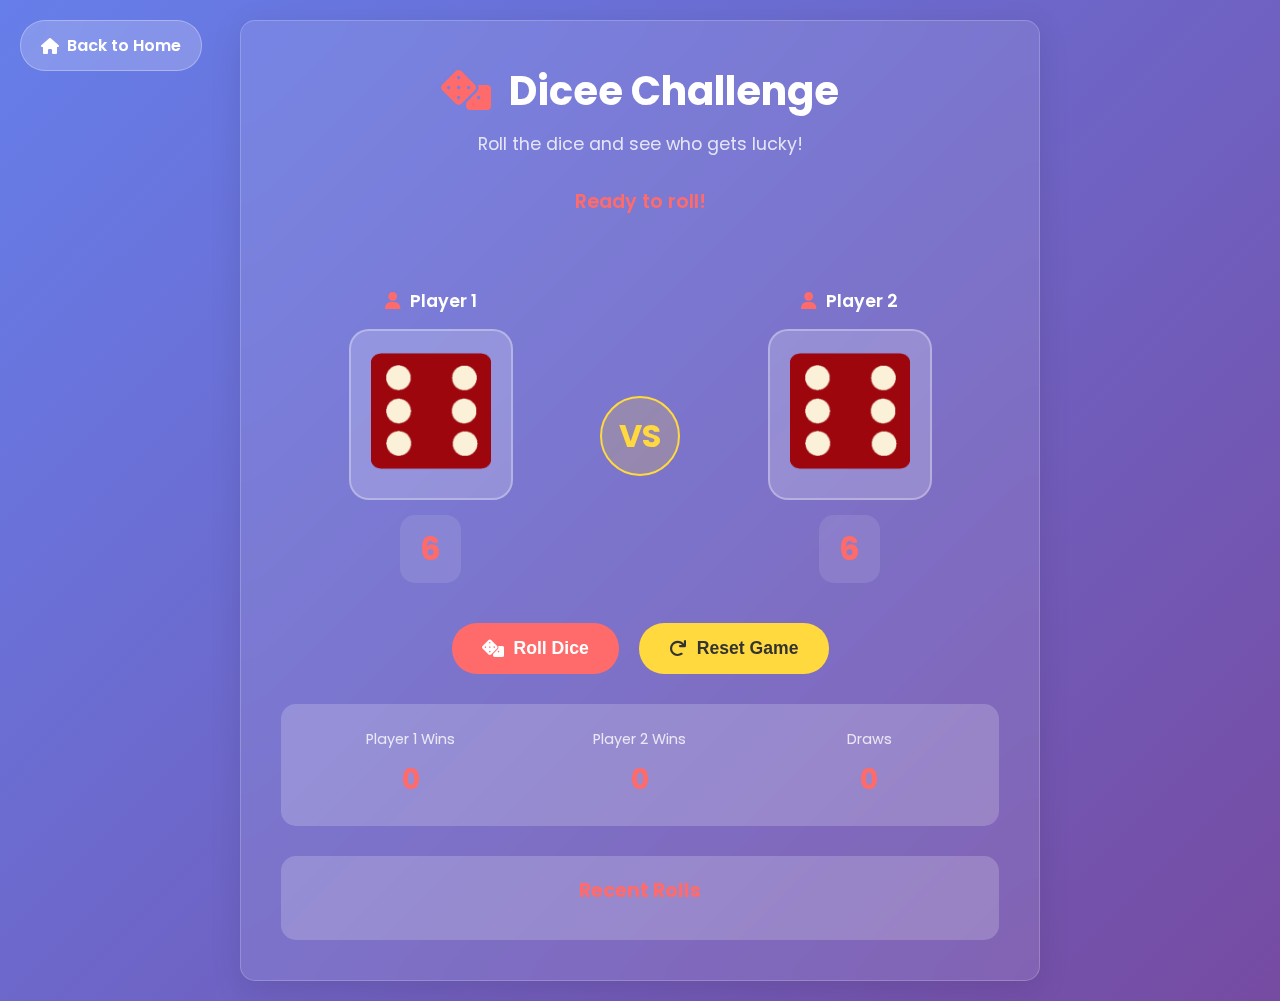
<file: Dicee/index.html>
<!DOCTYPE html>
<html lang="en">
<head>
    <meta charset="UTF-8">
    <meta name="viewport" content="width=device-width, initial-scale=1.0">
    <title>Dicee Challenge - Fun Fusion</title>
    <link rel="stylesheet" href="styles.css">
    <link href="https://fonts.googleapis.com/css2?family=Poppins:wght@300;400;600;700&display=swap" rel="stylesheet">
    <link rel="stylesheet" href="https://cdnjs.cloudflare.com/ajax/libs/font-awesome/6.0.0/css/all.min.css">
</head>
<body>
    <!-- Back to Home Button -->
    <div class="back-link">
        <a href="../index.html" class="home-btn">
            <i class="fas fa-home"></i> Back to Home
        </a>
    </div>

    <!-- Game Container -->
    <div class="game-container">
        <!-- Header -->
        <header class="game-header">
            <h1><i class="fas fa-dice"></i> Dicee Challenge</h1>
            <p class="subtitle">Roll the dice and see who gets lucky!</p>
        </header>

        <!-- Game Status -->
        <div class="game-status">
            <div class="status-text" id="statusText">Ready to roll!</div>
            <div class="winner-display" id="winnerDisplay"></div>
        </div>

        <!-- Dice Container -->
        <div class="dice-container">
            <div class="dice-player">
                <div class="player-info">
                    <i class="fas fa-user"></i>
                    <span>Player 1</span>
                </div>
                <div class="dice-wrapper">
                    <img class="dice-img" id="dice1" src="dice6.png" alt="Dice 1">
                </div>
                <div class="dice-value" id="value1">6</div>
            </div>

            <div class="vs-indicator">
                <span>VS</span>
            </div>

            <div class="dice-player">
                <div class="player-info">
                    <i class="fas fa-user"></i>
                    <span>Player 2</span>
                </div>
                <div class="dice-wrapper">
                    <img class="dice-img" id="dice2" src="dice6.png" alt="Dice 2">
                </div>
                <div class="dice-value" id="value2">6</div>
            </div>
        </div>

        <!-- Game Controls -->
        <div class="game-controls">
            <button class="roll-btn" id="rollBtn">
                <i class="fas fa-dice"></i> Roll Dice
            </button>
            <button class="reset-btn" id="resetBtn">
                <i class="fas fa-redo"></i> Reset Game
            </button>
        </div>

        <!-- Score Board -->
        <div class="score-board">
            <div class="score-item">
                <span class="score-label">Player 1 Wins</span>
                <span class="score-value" id="score1">0</span>
            </div>
            <div class="score-item">
                <span class="score-label">Player 2 Wins</span>
                <span class="score-value" id="score2">0</span>
            </div>
            <div class="score-item">
                <span class="score-label">Draws</span>
                <span class="score-value" id="scoreDraw">0</span>
            </div>
        </div>

        <!-- Game History -->
        <div class="game-history">
            <h3>Recent Rolls</h3>
            <div class="history-list" id="historyList">
                <!-- History items will be added here -->
            </div>
        </div>
    </div>

    <!-- Winner Modal -->
    <div class="modal" id="winnerModal">
        <div class="modal-content">
            <div class="modal-header">
                <h2 id="winnerText">Winner!</h2>
            </div>
            <div class="modal-body">
                <div class="winner-icon">
                    <i class="fas fa-trophy"></i>
                </div>
                <p id="winnerMessage">Player 1 wins!</p>
                <div class="dice-result">
                    <span id="resultDice1">6</span>
                    <span class="vs">vs</span>
                    <span id="resultDice2">6</span>
                </div>
            </div>
            <div class="modal-footer">
                <button class="modal-btn" id="playAgainBtn">
                    <i class="fas fa-play"></i> Roll Again
                </button>
                <button class="modal-btn secondary" id="closeModalBtn">
                    <i class="fas fa-times"></i> Close
                </button>
            </div>
        </div>
    </div>

    <script src="index.js"></script>
</body>
</html>
</file>
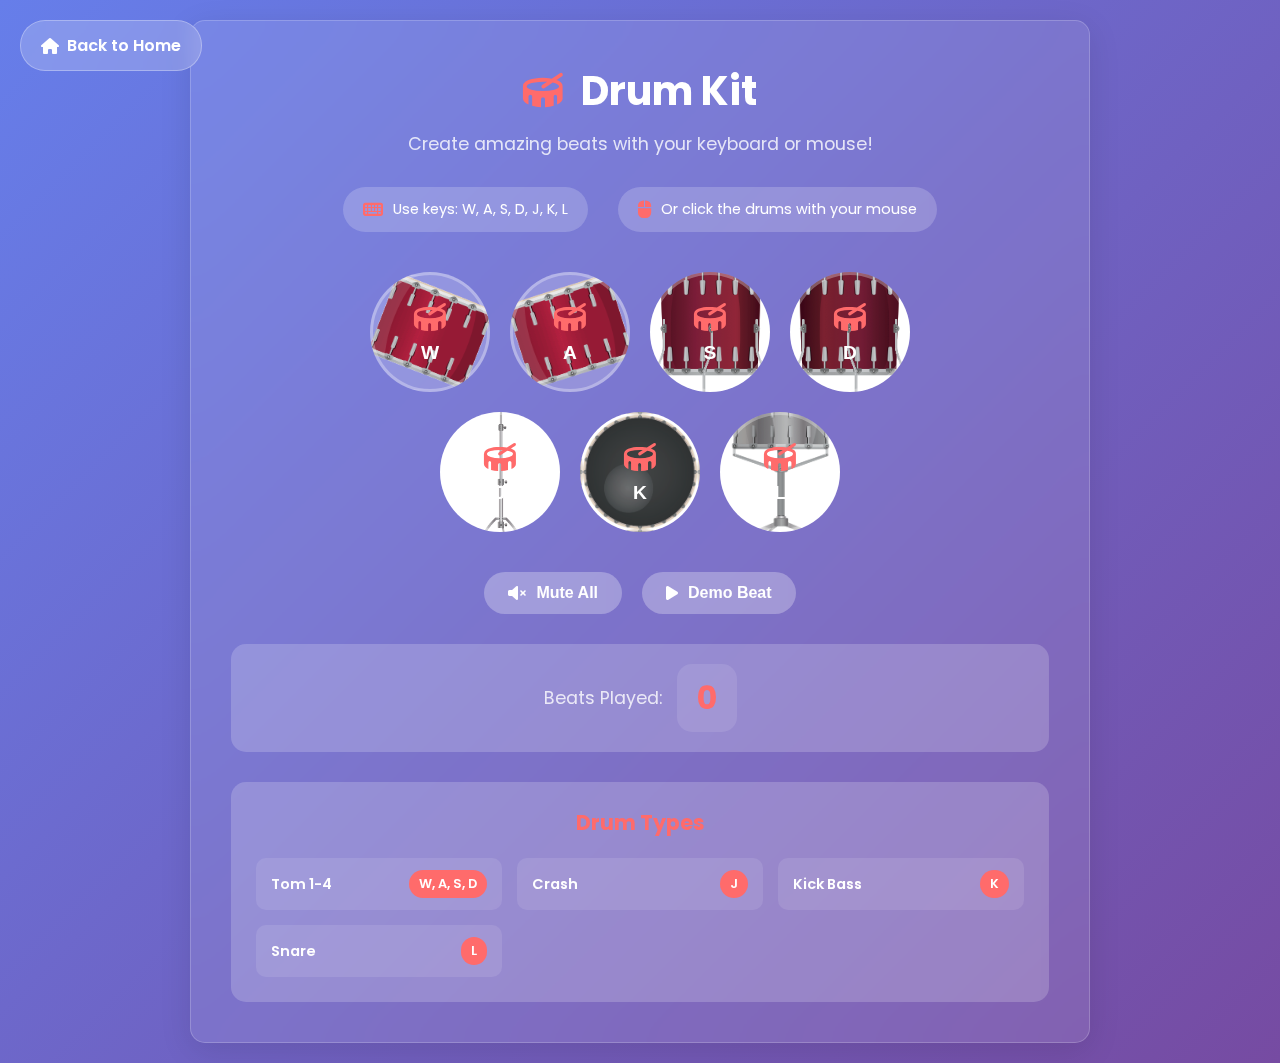
<file: drum-kit/index.html>
<!DOCTYPE html>
<html lang="en">
<head>
    <meta charset="UTF-8">
    <meta name="viewport" content="width=device-width, initial-scale=1.0">
    <title>Drum Kit - Fun Fusion</title>
    <link rel="stylesheet" href="styles.css">
    <link href="https://fonts.googleapis.com/css2?family=Poppins:wght@300;400;600;700&display=swap" rel="stylesheet">
    <link rel="stylesheet" href="https://cdnjs.cloudflare.com/ajax/libs/font-awesome/6.0.0/css/all.min.css">
</head>
<body>
    <!-- Back to Home Button -->
    <div class="back-link">
        <a href="../index.html" class="home-btn">
            <i class="fas fa-home"></i> Back to Home
        </a>
    </div>

    <!-- Game Container -->
    <div class="game-container">
        <!-- Header -->
        <header class="game-header">
            <h1><i class="fas fa-drum"></i> Drum Kit</h1>
            <p class="subtitle">Create amazing beats with your keyboard or mouse!</p>
        </header>

        <!-- Instructions -->
        <div class="instructions">
            <div class="instruction-item">
                <i class="fas fa-keyboard"></i>
                <span>Use keys: W, A, S, D, J, K, L</span>
            </div>
            <div class="instruction-item">
                <i class="fas fa-mouse"></i>
                <span>Or click the drums with your mouse</span>
            </div>
        </div>

        <!-- Drum Set -->
        <div class="drum-set">
            <div class="drum-row">
                <button class="drum w" data-key="w">
                    <div class="drum-icon">
                        <i class="fas fa-drum"></i>
                    </div>
                    <div class="drum-label">W</div>
                </button>
                <button class="drum a" data-key="a">
                    <div class="drum-icon">
                        <i class="fas fa-drum"></i>
                    </div>
                    <div class="drum-label">A</div>
                </button>
                <button class="drum s" data-key="s">
                    <div class="drum-icon">
                        <i class="fas fa-drum"></i>
                    </div>
                    <div class="drum-label">S</div>
                </button>
                <button class="drum d" data-key="d">
                    <div class="drum-icon">
                        <i class="fas fa-drum"></i>
                    </div>
                    <div class="drum-label">D</div>
                </button>
            </div>
            
            <div class="drum-row">
                <button class="drum j" data-key="j">
                    <div class="drum-icon">
                        <i class="fas fa-drum"></i>
                    </div>
                    <div class="drum-label">J</div>
                </button>
                <button class="drum k" data-key="k">
                    <div class="drum-icon">
                        <i class="fas fa-drum"></i>
                    </div>
                    <div class="drum-label">K</div>
                </button>
                <button class="drum l" data-key="l">
                    <div class="drum-icon">
                        <i class="fas fa-drum"></i>
                    </div>
                    <div class="drum-label">L</div>
                </button>
            </div>
        </div>

        <!-- Game Controls -->
        <div class="game-controls">
            <button class="control-btn" id="muteBtn">
                <i class="fas fa-volume-mute"></i> Mute All
            </button>
            <button class="control-btn" id="demoBtn">
                <i class="fas fa-play"></i> Demo Beat
            </button>
        </div>

        <!-- Beat Counter -->
        <div class="beat-counter">
            <div class="counter-display">
                <span class="counter-label">Beats Played:</span>
                <span class="counter-value" id="beatCounter">0</span>
            </div>
        </div>

        <!-- Drum Types Info -->
        <div class="drum-info">
            <h3>Drum Types</h3>
            <div class="drum-types">
                <div class="drum-type">
                    <span class="type-name">Tom 1-4</span>
                    <span class="type-keys">W, A, S, D</span>
                </div>
                <div class="drum-type">
                    <span class="type-name">Crash</span>
                    <span class="type-keys">J</span>
                </div>
                <div class="drum-type">
                    <span class="type-name">Kick Bass</span>
                    <span class="type-keys">K</span>
                </div>
                <div class="drum-type">
                    <span class="type-name">Snare</span>
                    <span class="type-keys">L</span>
                </div>
            </div>
        </div>
    </div>

    <script src="index.js"></script>
</body>
</html>
</file>
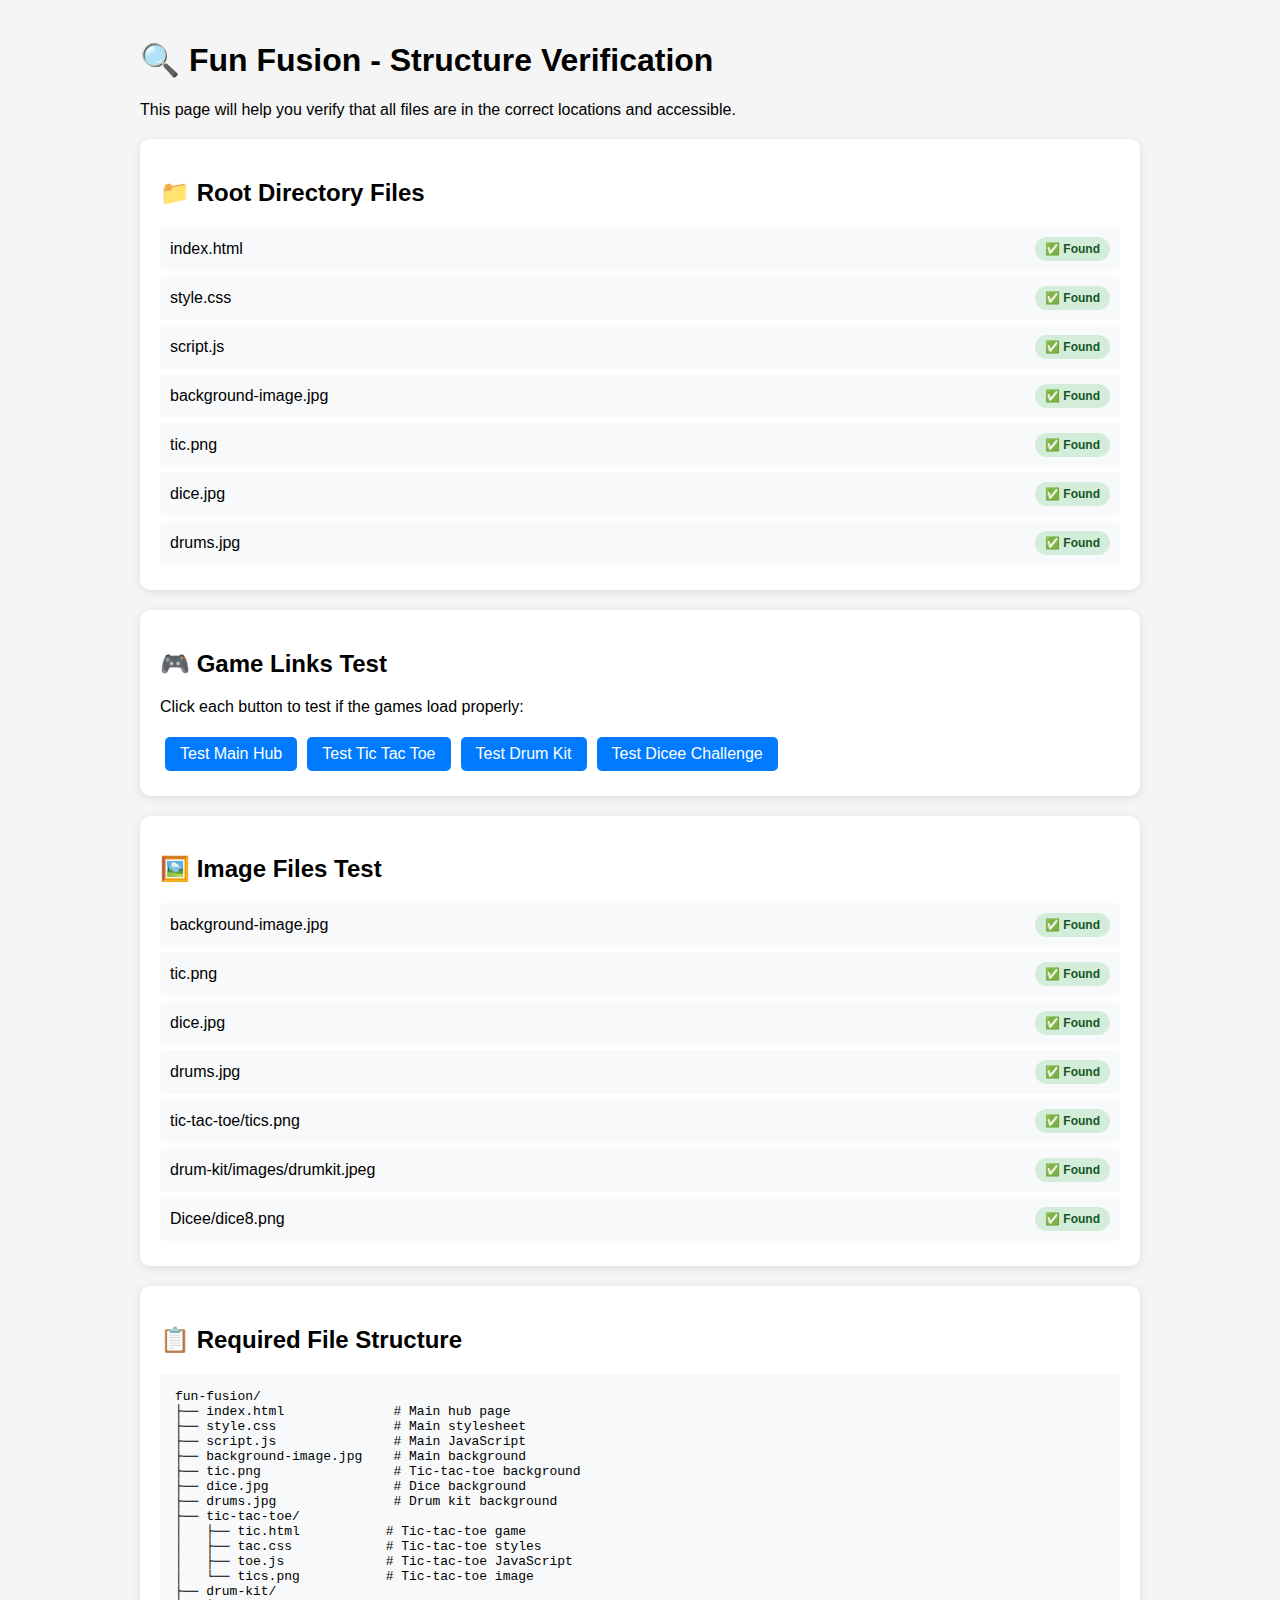
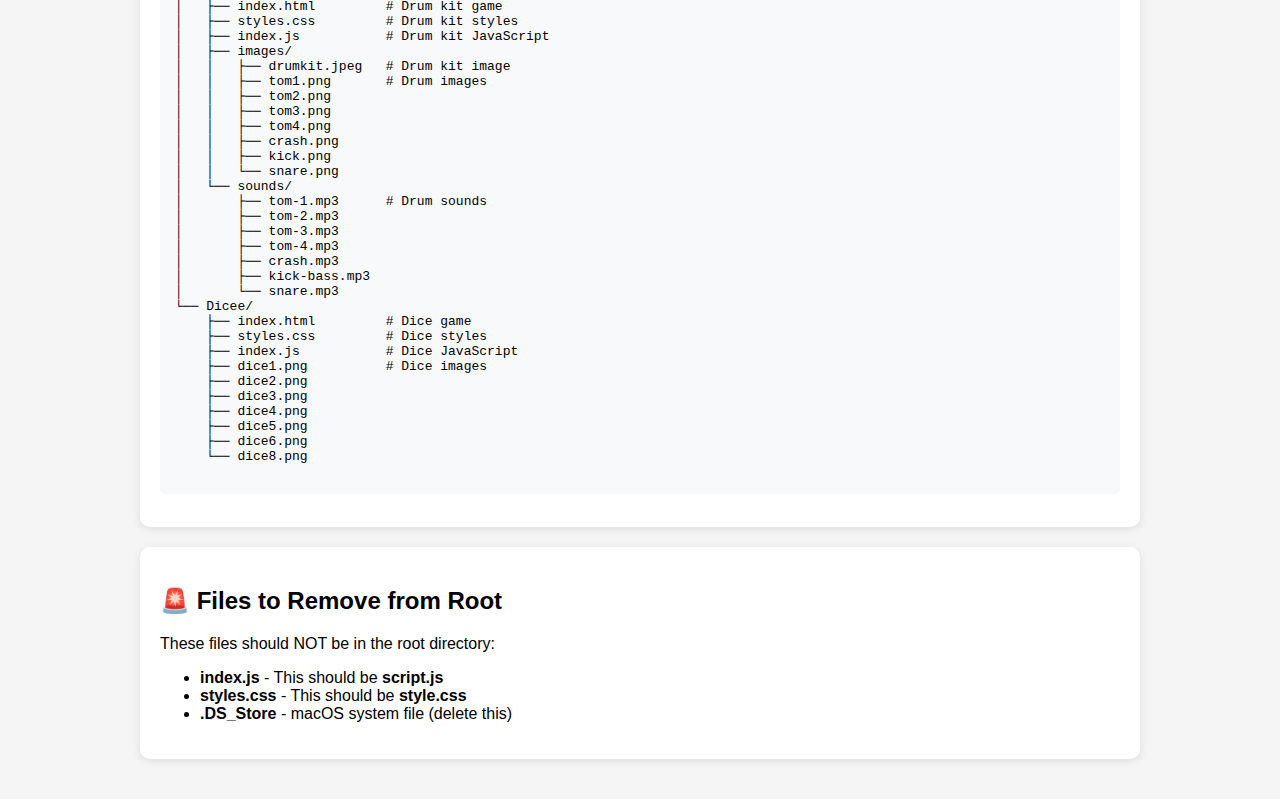
<file: verify-structure.html>
<!DOCTYPE html>
<html lang="en">
<head>
    <meta charset="UTF-8">
    <meta name="viewport" content="width=device-width, initial-scale=1.0">
    <title>Fun Fusion - Structure Verification</title>
    <style>
        body {
            font-family: Arial, sans-serif;
            max-width: 1000px;
            margin: 0 auto;
            padding: 20px;
            background: #f5f5f5;
        }
        .verification-section {
            background: white;
            padding: 20px;
            margin: 20px 0;
            border-radius: 10px;
            box-shadow: 0 2px 10px rgba(0,0,0,0.1);
        }
        .file-check {
            display: flex;
            justify-content: space-between;
            align-items: center;
            padding: 10px;
            margin: 5px 0;
            border-radius: 5px;
            background: #f8f9fa;
        }
        .status {
            padding: 5px 10px;
            border-radius: 15px;
            font-size: 12px;
            font-weight: bold;
        }
        .success {
            background: #d4edda;
            color: #155724;
        }
        .error {
            background: #f8d7da;
            color: #721c24;
        }
        .warning {
            background: #fff3cd;
            color: #856404;
        }
        .test-button {
            background: #007bff;
            color: white;
            padding: 8px 15px;
            border: none;
            border-radius: 5px;
            cursor: pointer;
            text-decoration: none;
            display: inline-block;
            margin: 5px;
        }
        .test-button:hover {
            background: #0056b3;
        }
        .test-button.error {
            background: #dc3545;
        }
        .test-button.error:hover {
            background: #c82333;
        }
        pre {
            background: #f8f9fa;
            padding: 15px;
            border-radius: 5px;
            overflow-x: auto;
        }
    </style>
</head>
<body>
    <h1>🔍 Fun Fusion - Structure Verification</h1>
    <p>This page will help you verify that all files are in the correct locations and accessible.</p>

    <div class="verification-section">
        <h2>📁 Root Directory Files</h2>
        <div id="root-files"></div>
    </div>

    <div class="verification-section">
        <h2>🎮 Game Links Test</h2>
        <p>Click each button to test if the games load properly:</p>
        <div id="game-links"></div>
    </div>

    <div class="verification-section">
        <h2>🖼️ Image Files Test</h2>
        <div id="image-files"></div>
    </div>

    <div class="verification-section">
        <h2>📋 Required File Structure</h2>
        <pre>
fun-fusion/
├── index.html              # Main hub page
├── style.css               # Main stylesheet
├── script.js               # Main JavaScript
├── background-image.jpg    # Main background
├── tic.png                 # Tic-tac-toe background
├── dice.jpg                # Dice background
├── drums.jpg               # Drum kit background
├── tic-tac-toe/
│   ├── tic.html           # Tic-tac-toe game
│   ├── tac.css            # Tic-tac-toe styles
│   ├── toe.js             # Tic-tac-toe JavaScript
│   └── tics.png           # Tic-tac-toe image
├── drum-kit/
│   ├── index.html         # Drum kit game
│   ├── styles.css         # Drum kit styles
│   ├── index.js           # Drum kit JavaScript
│   ├── images/
│   │   ├── drumkit.jpeg   # Drum kit image
│   │   ├── tom1.png       # Drum images
│   │   ├── tom2.png
│   │   ├── tom3.png
│   │   ├── tom4.png
│   │   ├── crash.png
│   │   ├── kick.png
│   │   └── snare.png
│   └── sounds/
│       ├── tom-1.mp3      # Drum sounds
│       ├── tom-2.mp3
│       ├── tom-3.mp3
│       ├── tom-4.mp3
│       ├── crash.mp3
│       ├── kick-bass.mp3
│       └── snare.mp3
└── Dicee/
    ├── index.html         # Dice game
    ├── styles.css         # Dice styles
    ├── index.js           # Dice JavaScript
    ├── dice1.png          # Dice images
    ├── dice2.png
    ├── dice3.png
    ├── dice4.png
    ├── dice5.png
    ├── dice6.png
    └── dice8.png
        </pre>
    </div>

    <div class="verification-section">
        <h2>🚨 Files to Remove from Root</h2>
        <p>These files should NOT be in the root directory:</p>
        <ul>
            <li><strong>index.js</strong> - This should be <strong>script.js</strong></li>
            <li><strong>styles.css</strong> - This should be <strong>style.css</strong></li>
            <li><strong>.DS_Store</strong> - macOS system file (delete this)</li>
        </ul>
    </div>

    <script>
        // Files to check
        const requiredFiles = {
            root: [
                'index.html',
                'style.css', 
                'script.js',
                'background-image.jpg',
                'tic.png',
                'dice.jpg',
                'drums.jpg'
            ],
            games: [
                'tic-tac-toe/tic.html',
                'tic-tac-toe/tac.css',
                'tic-tac-toe/toe.js',
                'tic-tac-toe/tics.png',
                'drum-kit/index.html',
                'drum-kit/styles.css',
                'drum-kit/index.js',
                'drum-kit/images/drumkit.jpeg',
                'Dicee/index.html',
                'Dicee/styles.css',
                'Dicee/index.js',
                'Dicee/dice8.png'
            ],
            images: [
                'background-image.jpg',
                'tic.png',
                'dice.jpg',
                'drums.jpg',
                'tic-tac-toe/tics.png',
                'drum-kit/images/drumkit.jpeg',
                'Dicee/dice8.png'
            ]
        };

        // Check if file exists
        async function checkFile(url) {
            try {
                const response = await fetch(url, { method: 'HEAD' });
                return response.ok;
            } catch {
                return false;
            }
        }

        // Create file check element
        function createFileCheck(filename, exists) {
            const div = document.createElement('div');
            div.className = 'file-check';
            div.innerHTML = `
                <span>${filename}</span>
                <span class="status ${exists ? 'success' : 'error'}">
                    ${exists ? '✅ Found' : '❌ Missing'}
                </span>
            `;
            return div;
        }

        // Test game link
        function createGameLink(gameName, url) {
            const a = document.createElement('a');
            a.href = url;
            a.className = 'test-button';
            a.textContent = `Test ${gameName}`;
            a.target = '_blank';
            return a;
        }

        // Initialize verification
        async function initVerification() {
            // Check root files
            const rootFilesDiv = document.getElementById('root-files');
            for (const file of requiredFiles.root) {
                const exists = await checkFile(file);
                rootFilesDiv.appendChild(createFileCheck(file, exists));
            }

            // Check game files
            const gameLinksDiv = document.getElementById('game-links');
            const games = [
                { name: 'Main Hub', url: 'index.html' },
                { name: 'Tic Tac Toe', url: 'tic-tac-toe/tic.html' },
                { name: 'Drum Kit', url: 'drum-kit/index.html' },
                { name: 'Dicee Challenge', url: 'Dicee/index.html' }
            ];

            for (const game of games) {
                const exists = await checkFile(game.url);
                const link = createGameLink(game.name, game.url);
                if (!exists) {
                    link.className = 'test-button error';
                    link.textContent = `❌ ${game.name} (404 Error)`;
                }
                gameLinksDiv.appendChild(link);
            }

            // Check image files
            const imageFilesDiv = document.getElementById('image-files');
            for (const image of requiredFiles.images) {
                const exists = await checkFile(image);
                imageFilesDiv.appendChild(createFileCheck(image, exists));
            }
        }

        // Run verification when page loads
        document.addEventListener('DOMContentLoaded', initVerification);
    </script>
</body>
</html>
</file>
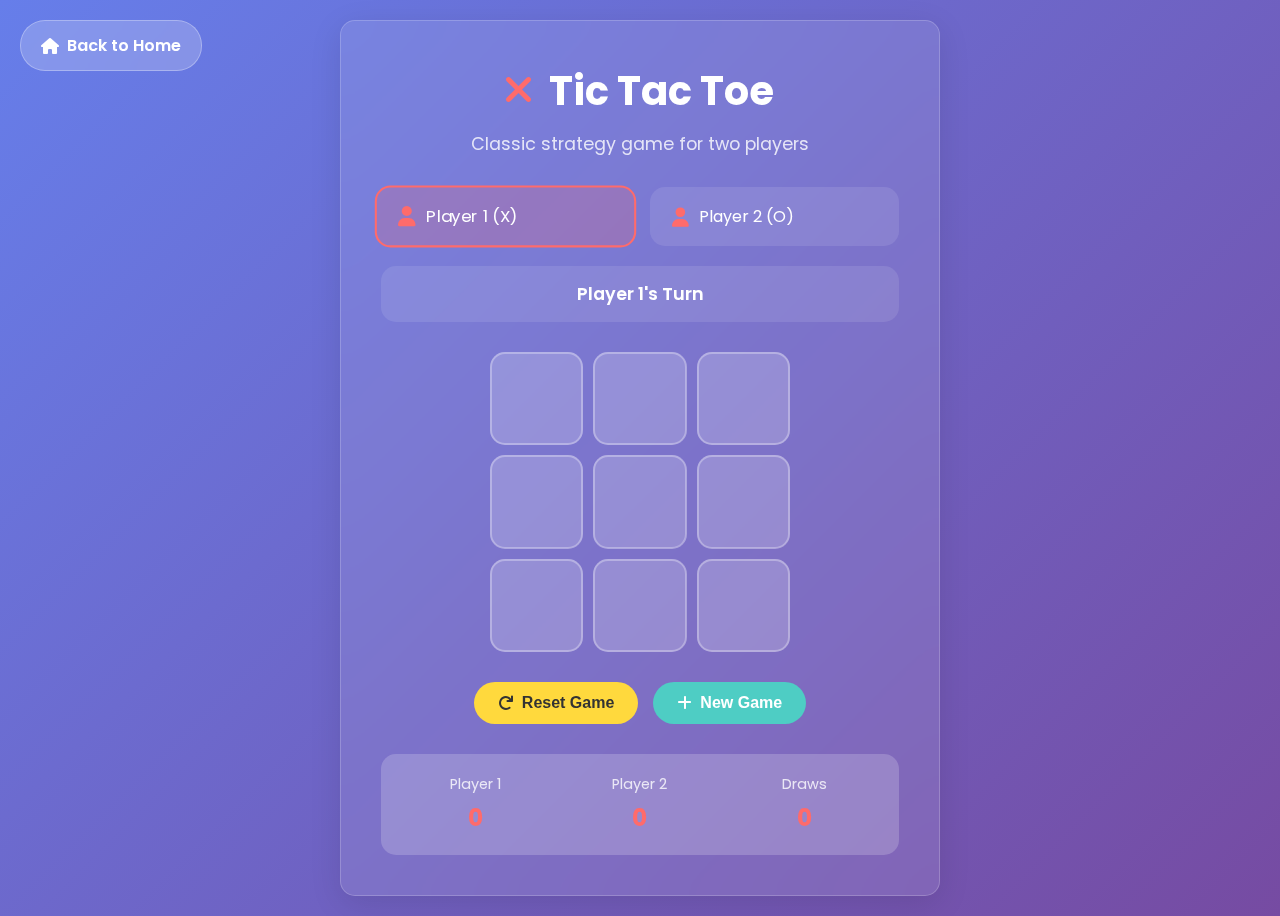
<file: tic-tac-toe/tic.html>
<!DOCTYPE html>
<html lang="en">
<head>
    <meta charset="UTF-8">
    <meta name="viewport" content="width=device-width, initial-scale=1.0">
    <title>Tic Tac Toe - Fun Fusion</title>
    <link rel="stylesheet" href="tac.css">
    <link rel="stylesheet" href="https://cdnjs.cloudflare.com/ajax/libs/font-awesome/6.0.0/css/all.min.css">
    <link href="https://fonts.googleapis.com/css2?family=Poppins:wght@300;400;600;700&display=swap" rel="stylesheet">
</head>
<body>
    <!-- Back to Home Button -->
    <div class="back-link">
        <a href="../index.html" class="home-btn">
            <i class="fas fa-home"></i> Back to Home
        </a>
    </div>

    <!-- Game Container -->
    <div class="game-container">
        <!-- Header -->
        <header class="game-header">
            <h1><i class="fas fa-times"></i> Tic Tac Toe</h1>
            <p class="subtitle">Classic strategy game for two players</p>
        </header>

        <!-- Game Status -->
        <div class="game-status">
            <div class="player-info">
                <div class="player active" id="player1">
                    <i class="fas fa-user"></i>
                    <span>Player 1 (X)</span>
                </div>
                <div class="player" id="player2">
                    <i class="fas fa-user"></i>
                    <span>Player 2 (O)</span>
                </div>
            </div>
            <div class="turn-indicator">
                <span id="turn-text">Player 1's Turn</span>
            </div>
        </div>

        <!-- Game Board -->
        <div class="game-board">
            <div class="board-grid">
                <button class="box" data-index="0"></button>
                <button class="box" data-index="1"></button>
                <button class="box" data-index="2"></button>
                <button class="box" data-index="3"></button>
                <button class="box" data-index="4"></button>
                <button class="box" data-index="5"></button>
                <button class="box" data-index="6"></button>
                <button class="box" data-index="7"></button>
                <button class="box" data-index="8"></button>
            </div>
        </div>

        <!-- Game Controls -->
        <div class="game-controls">
            <button class="control-btn reset-btn" id="resetBtn">
                <i class="fas fa-redo"></i> Reset Game
            </button>
            <button class="control-btn new-btn" id="newBtn">
                <i class="fas fa-plus"></i> New Game
            </button>
        </div>

        <!-- Score Board -->
        <div class="score-board">
            <div class="score-item">
                <span class="score-label">Player 1</span>
                <span class="score-value" id="score1">0</span>
            </div>
            <div class="score-item">
                <span class="score-label">Player 2</span>
                <span class="score-value" id="score2">0</span>
            </div>
            <div class="score-item">
                <span class="score-label">Draws</span>
                <span class="score-value" id="scoreDraw">0</span>
            </div>
        </div>
    </div>

    <!-- Winner Modal -->
    <div class="modal" id="winnerModal">
        <div class="modal-content">
            <div class="modal-header">
                <h2 id="winnerText">Winner!</h2>
            </div>
            <div class="modal-body">
                <div class="winner-icon">
                    <i class="fas fa-trophy"></i>
                </div>
                <p id="winnerMessage">Player 1 wins!</p>
            </div>
            <div class="modal-footer">
                <button class="modal-btn" id="playAgainBtn">
                    <i class="fas fa-play"></i> Play Again
                </button>
                <button class="modal-btn secondary" id="closeModalBtn">
                    <i class="fas fa-times"></i> Close
                </button>
            </div>
        </div>
    </div>

    <script src="toe.js"></script>
</body>
</html>
</file>
<file: Dicee/styles.css>
/* Modern Dice Game Styles */
* {
    margin: 0;
    padding: 0;
    box-sizing: border-box;
}

:root {
    --primary-color: #667eea;
    --secondary-color: #764ba2;
    --accent-color: #ff6b6b;
    --success-color: #4ecdc4;
    --warning-color: #ffd93d;
    --text-light: #ffffff;
    --text-dark: #333333;
    --bg-gradient: linear-gradient(135deg, #667eea 0%, #764ba2 100%);
    --box-shadow: 0 8px 32px rgba(0, 0, 0, 0.1);
    --border-radius: 15px;
    --transition: all 0.3s ease;
}

body {
    font-family: 'Poppins', sans-serif;
    background: var(--bg-gradient);
    color: var(--text-light);
    min-height: 100vh;
    display: flex;
    justify-content: center;
    align-items: center;
    padding: 20px;
    position: relative;
    overflow-x: hidden;
}

/* Back to Home Button */
.back-link {
    position: fixed;
    top: 20px;
    left: 20px;
    z-index: 1000;
}

.home-btn {
    display: inline-flex;
    align-items: center;
    gap: 8px;
    background: rgba(255, 255, 255, 0.2);
    color: var(--text-light);
    padding: 12px 20px;
    border-radius: 25px;
    text-decoration: none;
    font-weight: 600;
    transition: var(--transition);
    backdrop-filter: blur(10px);
    border: 1px solid rgba(255, 255, 255, 0.3);
}

.home-btn:hover {
    background: rgba(255, 255, 255, 0.3);
    transform: translateY(-2px);
    box-shadow: 0 5px 15px rgba(0, 0, 0, 0.2);
}

/* Game Container */
.game-container {
    background: rgba(255, 255, 255, 0.1);
    backdrop-filter: blur(20px);
    border: 1px solid rgba(255, 255, 255, 0.2);
    border-radius: var(--border-radius);
    padding: 40px;
    max-width: 800px;
    width: 100%;
    box-shadow: var(--box-shadow);
    text-align: center;
}

/* Game Header */
.game-header h1 {
    font-size: 2.5rem;
    font-weight: 700;
    margin-bottom: 10px;
    color: var(--text-light);
}

.game-header h1 i {
    color: var(--accent-color);
    margin-right: 10px;
}

.subtitle {
    font-size: 1.1rem;
    opacity: 0.8;
    margin-bottom: 30px;
}

/* Game Status */
.game-status {
    margin-bottom: 30px;
}

.status-text {
    font-size: 1.2rem;
    font-weight: 600;
    margin-bottom: 10px;
    color: var(--accent-color);
}

.winner-display {
    font-size: 1.5rem;
    font-weight: 700;
    color: var(--warning-color);
    min-height: 2rem;
}

/* Dice Container */
.dice-container {
    display: flex;
    justify-content: space-between;
    align-items: center;
    margin-bottom: 40px;
    gap: 20px;
}

.dice-player {
    flex: 1;
    display: flex;
    flex-direction: column;
    align-items: center;
    gap: 15px;
}

.player-info {
    display: flex;
    align-items: center;
    gap: 10px;
    font-size: 1.1rem;
    font-weight: 600;
}

.player-info i {
    color: var(--accent-color);
}

.dice-wrapper {
    background: rgba(255, 255, 255, 0.1);
    border-radius: 20px;
    padding: 20px;
    border: 2px solid rgba(255, 255, 255, 0.3);
    transition: var(--transition);
    backdrop-filter: blur(10px);
}

.dice-wrapper:hover {
    transform: scale(1.05);
    border-color: var(--accent-color);
}

.dice-img {
    width: 120px;
    height: 120px;
    object-fit: contain;
    transition: var(--transition);
}

.dice-value {
    font-size: 2rem;
    font-weight: 700;
    color: var(--accent-color);
    background: rgba(255, 255, 255, 0.1);
    padding: 10px 20px;
    border-radius: 15px;
    min-width: 60px;
}

.vs-indicator {
    font-size: 2rem;
    font-weight: 700;
    color: var(--warning-color);
    background: rgba(255, 217, 61, 0.2);
    padding: 20px;
    border-radius: 50%;
    width: 80px;
    height: 80px;
    display: flex;
    align-items: center;
    justify-content: center;
    border: 2px solid var(--warning-color);
}

/* Game Controls */
.game-controls {
    display: flex;
    gap: 20px;
    justify-content: center;
    margin-bottom: 30px;
    flex-wrap: wrap;
}

.roll-btn, .reset-btn {
    display: inline-flex;
    align-items: center;
    gap: 10px;
    padding: 15px 30px;
    border: none;
    border-radius: 25px;
    font-weight: 600;
    cursor: pointer;
    transition: var(--transition);
    font-size: 1.1rem;
    min-width: 150px;
}

.roll-btn {
    background: var(--accent-color);
    color: var(--text-light);
}

.roll-btn:hover {
    background: #e55a5a;
    transform: translateY(-3px);
    box-shadow: 0 8px 25px rgba(255, 107, 107, 0.4);
}

.roll-btn:disabled {
    background: rgba(255, 255, 255, 0.2);
    cursor: not-allowed;
    transform: none;
    box-shadow: none;
}

.reset-btn {
    background: var(--warning-color);
    color: var(--text-dark);
}

.reset-btn:hover {
    background: #ffc107;
    transform: translateY(-3px);
    box-shadow: 0 8px 25px rgba(255, 193, 7, 0.4);
}

/* Score Board */
.score-board {
    display: grid;
    grid-template-columns: repeat(3, 1fr);
    gap: 20px;
    background: rgba(255, 255, 255, 0.1);
    padding: 25px;
    border-radius: 15px;
    backdrop-filter: blur(10px);
    margin-bottom: 30px;
}

.score-item {
    text-align: center;
}

.score-label {
    display: block;
    font-size: 0.9rem;
    opacity: 0.8;
    margin-bottom: 8px;
}

.score-value {
    display: block;
    font-size: 1.8rem;
    font-weight: 700;
    color: var(--accent-color);
}

/* Game History */
.game-history {
    background: rgba(255, 255, 255, 0.1);
    padding: 20px;
    border-radius: 15px;
    backdrop-filter: blur(10px);
}

.game-history h3 {
    margin-bottom: 15px;
    color: var(--accent-color);
    font-size: 1.2rem;
}

.history-list {
    max-height: 200px;
    overflow-y: auto;
    display: flex;
    flex-direction: column;
    gap: 10px;
}

.history-item {
    display: flex;
    justify-content: space-between;
    align-items: center;
    padding: 10px 15px;
    background: rgba(255, 255, 255, 0.1);
    border-radius: 10px;
    font-size: 0.9rem;
}

.history-result {
    font-weight: 600;
}

.history-winner {
    color: var(--warning-color);
    font-weight: 700;
}

/* Modal */
.modal {
    display: none;
    position: fixed;
    top: 0;
    left: 0;
    width: 100%;
    height: 100%;
    background: rgba(0, 0, 0, 0.8);
    backdrop-filter: blur(10px);
    z-index: 2000;
    animation: fadeIn 0.3s ease-out;
}

.modal-content {
    position: absolute;
    top: 50%;
    left: 50%;
    transform: translate(-50%, -50%);
    background: rgba(255, 255, 255, 0.1);
    backdrop-filter: blur(20px);
    border: 1px solid rgba(255, 255, 255, 0.2);
    border-radius: var(--border-radius);
    padding: 40px;
    text-align: center;
    max-width: 400px;
    width: 90%;
    animation: slideInUp 0.3s ease-out;
}

.modal-header h2 {
    font-size: 2rem;
    margin-bottom: 20px;
    color: var(--accent-color);
}

.winner-icon {
    font-size: 4rem;
    color: var(--warning-color);
    margin-bottom: 20px;
}

.modal-body p {
    font-size: 1.2rem;
    margin-bottom: 20px;
}

.dice-result {
    display: flex;
    justify-content: center;
    align-items: center;
    gap: 15px;
    font-size: 1.5rem;
    font-weight: 700;
    margin-bottom: 30px;
}

.dice-result .vs {
    color: var(--warning-color);
    font-size: 1rem;
}

.modal-footer {
    display: flex;
    gap: 15px;
    justify-content: center;
    flex-wrap: wrap;
}

.modal-btn {
    display: inline-flex;
    align-items: center;
    gap: 8px;
    padding: 12px 24px;
    border: none;
    border-radius: 25px;
    font-weight: 600;
    cursor: pointer;
    transition: var(--transition);
    text-decoration: none;
    color: var(--text-light);
}

.modal-btn:not(.secondary) {
    background: var(--accent-color);
}

.modal-btn:not(.secondary):hover {
    background: #e55a5a;
    transform: translateY(-2px);
}

.modal-btn.secondary {
    background: rgba(255, 255, 255, 0.2);
}

.modal-btn.secondary:hover {
    background: rgba(255, 255, 255, 0.3);
    transform: translateY(-2px);
}

/* Dice Rolling Animation */
@keyframes rollDice {
    0% { transform: rotate(0deg) scale(1); }
    25% { transform: rotate(90deg) scale(1.1); }
    50% { transform: rotate(180deg) scale(0.9); }
    75% { transform: rotate(270deg) scale(1.1); }
    100% { transform: rotate(360deg) scale(1); }
}

.rolling {
    animation: rollDice 0.6s ease-in-out;
}

/* Animations */
@keyframes fadeIn {
    from { opacity: 0; }
    to { opacity: 1; }
}

@keyframes slideInUp {
    from {
        opacity: 0;
        transform: translate(-50%, -60%);
    }
    to {
        opacity: 1;
        transform: translate(-50%, -50%);
    }
}

/* Responsive Design */
@media (max-width: 768px) {
    .game-container {
        padding: 20px;
    }
    
    .game-header h1 {
        font-size: 2rem;
    }
    
    .dice-container {
        flex-direction: column;
        gap: 30px;
    }
    
    .dice-img {
        width: 100px;
        height: 100px;
    }
    
    .vs-indicator {
        width: 60px;
        height: 60px;
        font-size: 1.5rem;
    }
    
    .score-board {
        grid-template-columns: 1fr;
        gap: 15px;
    }
    
    .game-controls {
        flex-direction: column;
        align-items: center;
    }
    
    .roll-btn, .reset-btn {
        width: 100%;
        max-width: 200px;
    }
}

@media (max-width: 480px) {
    body {
        padding: 10px;
    }
    
    .game-container {
        padding: 15px;
    }
    
    .dice-img {
        width: 80px;
        height: 80px;
    }
    
    .dice-value {
        font-size: 1.5rem;
    }
    
    .roll-btn, .reset-btn {
        padding: 12px 20px;
        font-size: 1rem;
    }
}
</file>
<file: drum-kit/styles.css>
/* Modern Drum Kit Styles */
* {
    margin: 0;
    padding: 0;
    box-sizing: border-box;
}

:root {
    --primary-color: #667eea;
    --secondary-color: #764ba2;
    --accent-color: #ff6b6b;
    --success-color: #4ecdc4;
    --warning-color: #ffd93d;
    --text-light: #ffffff;
    --text-dark: #333333;
    --bg-gradient: linear-gradient(135deg, #667eea 0%, #764ba2 100%);
    --box-shadow: 0 8px 32px rgba(0, 0, 0, 0.1);
    --border-radius: 15px;
    --transition: all 0.3s ease;
}

body {
    font-family: 'Poppins', sans-serif;
    background: var(--bg-gradient);
    color: var(--text-light);
    min-height: 100vh;
    display: flex;
    justify-content: center;
    align-items: center;
    padding: 20px;
    position: relative;
    overflow-x: hidden;
}

/* Back to Home Button */
.back-link {
    position: fixed;
    top: 20px;
    left: 20px;
    z-index: 1000;
}

.home-btn {
    display: inline-flex;
    align-items: center;
    gap: 8px;
    background: rgba(255, 255, 255, 0.2);
    color: var(--text-light);
    padding: 12px 20px;
    border-radius: 25px;
    text-decoration: none;
    font-weight: 600;
    transition: var(--transition);
    backdrop-filter: blur(10px);
    border: 1px solid rgba(255, 255, 255, 0.3);
}

.home-btn:hover {
    background: rgba(255, 255, 255, 0.3);
    transform: translateY(-2px);
    box-shadow: 0 5px 15px rgba(0, 0, 0, 0.2);
}

/* Game Container */
.game-container {
    background: rgba(255, 255, 255, 0.1);
    backdrop-filter: blur(20px);
    border: 1px solid rgba(255, 255, 255, 0.2);
    border-radius: var(--border-radius);
    padding: 40px;
    max-width: 900px;
    width: 100%;
    box-shadow: var(--box-shadow);
    text-align: center;
}

/* Game Header */
.game-header h1 {
    font-size: 2.5rem;
    font-weight: 700;
    margin-bottom: 10px;
    color: var(--text-light);
}

.game-header h1 i {
    color: var(--accent-color);
    margin-right: 10px;
}

.subtitle {
    font-size: 1.1rem;
    opacity: 0.8;
    margin-bottom: 30px;
}

/* Instructions */
.instructions {
    display: flex;
    justify-content: center;
    gap: 30px;
    margin-bottom: 40px;
    flex-wrap: wrap;
}

.instruction-item {
    display: flex;
    align-items: center;
    gap: 10px;
    background: rgba(255, 255, 255, 0.1);
    padding: 12px 20px;
    border-radius: 25px;
    font-size: 0.9rem;
    backdrop-filter: blur(10px);
}

.instruction-item i {
    color: var(--accent-color);
    font-size: 1.1rem;
}

/* Drum Set */
.drum-set {
    margin-bottom: 40px;
}

.drum-row {
    display: flex;
    justify-content: center;
    gap: 20px;
    margin-bottom: 20px;
}

.drum {
    width: 120px;
    height: 120px;
    background: rgba(255, 255, 255, 0.1);
    border: 3px solid rgba(255, 255, 255, 0.3);
    border-radius: 50%;
    cursor: pointer;
    transition: var(--transition);
    display: flex;
    flex-direction: column;
    align-items: center;
    justify-content: center;
    backdrop-filter: blur(10px);
    position: relative;
    overflow: hidden;
}

.drum:hover {
    transform: scale(1.05);
    border-color: var(--accent-color);
    box-shadow: 0 10px 25px rgba(255, 107, 107, 0.3);
}

.drum:active {
    transform: scale(0.95);
}

.drum.pressed {
    background: rgba(255, 107, 107, 0.3);
    border-color: var(--accent-color);
    transform: scale(0.95);
    box-shadow: 0 5px 15px rgba(255, 107, 107, 0.4);
}

.drum-icon {
    font-size: 2rem;
    color: var(--accent-color);
    margin-bottom: 5px;
}

.drum-label {
    font-size: 1.2rem;
    font-weight: 700;
    color: var(--text-light);
}

/* Drum Background Images */
.drum.w {
    background-image: url('images/tom1.png');
    background-size: cover;
    background-position: center;
}

.drum.a {
    background-image: url('images/tom2.png');
    background-size: cover;
    background-position: center;
}

.drum.s {
    background-image: url('images/tom3.png');
    background-size: cover;
    background-position: center;
}

.drum.d {
    background-image: url('images/tom4.png');
    background-size: cover;
    background-position: center;
}

.drum.j {
    background-image: url('images/crash.png');
    background-size: cover;
    background-position: center;
}

.drum.k {
    background-image: url('images/kick.png');
    background-size: cover;
    background-position: center;
}

.drum.l {
    background-image: url('images/snare.png');
    background-size: cover;
    background-position: center;
}

/* Game Controls */
.game-controls {
    display: flex;
    gap: 20px;
    justify-content: center;
    margin-bottom: 30px;
    flex-wrap: wrap;
}

.control-btn {
    display: inline-flex;
    align-items: center;
    gap: 10px;
    padding: 12px 24px;
    border: none;
    border-radius: 25px;
    font-weight: 600;
    cursor: pointer;
    transition: var(--transition);
    font-size: 1rem;
    background: rgba(255, 255, 255, 0.2);
    color: var(--text-light);
    backdrop-filter: blur(10px);
}

.control-btn:hover {
    background: rgba(255, 255, 255, 0.3);
    transform: translateY(-2px);
    box-shadow: 0 5px 15px rgba(0, 0, 0, 0.2);
}

.control-btn.active {
    background: var(--accent-color);
    color: var(--text-light);
}

/* Beat Counter */
.beat-counter {
    background: rgba(255, 255, 255, 0.1);
    padding: 20px;
    border-radius: 15px;
    backdrop-filter: blur(10px);
    margin-bottom: 30px;
}

.counter-display {
    display: flex;
    justify-content: center;
    align-items: center;
    gap: 15px;
}

.counter-label {
    font-size: 1.1rem;
    opacity: 0.8;
}

.counter-value {
    font-size: 2rem;
    font-weight: 700;
    color: var(--accent-color);
    background: rgba(255, 255, 255, 0.1);
    padding: 10px 20px;
    border-radius: 15px;
    min-width: 60px;
}

/* Drum Info */
.drum-info {
    background: rgba(255, 255, 255, 0.1);
    padding: 25px;
    border-radius: 15px;
    backdrop-filter: blur(10px);
}

.drum-info h3 {
    margin-bottom: 20px;
    color: var(--accent-color);
    font-size: 1.3rem;
}

.drum-types {
    display: grid;
    grid-template-columns: repeat(auto-fit, minmax(200px, 1fr));
    gap: 15px;
}

.drum-type {
    display: flex;
    justify-content: space-between;
    align-items: center;
    padding: 12px 15px;
    background: rgba(255, 255, 255, 0.1);
    border-radius: 10px;
    font-size: 0.9rem;
}

.type-name {
    font-weight: 600;
    color: var(--text-light);
}

.type-keys {
    background: var(--accent-color);
    color: var(--text-light);
    padding: 5px 10px;
    border-radius: 15px;
    font-size: 0.8rem;
    font-weight: 600;
}

/* Drum Press Animation */
@keyframes drumPress {
    0% { transform: scale(1); }
    50% { transform: scale(0.95); }
    100% { transform: scale(1); }
}

.drum.pressed {
    animation: drumPress 0.1s ease-in-out;
}

/* Responsive Design */
@media (max-width: 768px) {
    .game-container {
        padding: 20px;
    }
    
    .game-header h1 {
        font-size: 2rem;
    }
    
    .instructions {
        flex-direction: column;
        align-items: center;
        gap: 15px;
    }
    
    .drum-row {
        flex-wrap: wrap;
        gap: 15px;
    }
    
    .drum {
        width: 100px;
        height: 100px;
    }
    
    .drum-icon {
        font-size: 1.5rem;
    }
    
    .drum-label {
        font-size: 1rem;
    }
    
    .drum-types {
        grid-template-columns: 1fr;
    }
    
    .game-controls {
        flex-direction: column;
        align-items: center;
    }
    
    .control-btn {
        width: 100%;
        max-width: 200px;
    }
}

@media (max-width: 480px) {
    body {
        padding: 10px;
    }
    
    .game-container {
        padding: 15px;
    }
    
    .drum {
        width: 80px;
        height: 80px;
    }
    
    .drum-icon {
        font-size: 1.2rem;
    }
    
    .drum-label {
        font-size: 0.9rem;
    }
    
    .counter-value {
        font-size: 1.5rem;
    }
}
</file>
<file: tic-tac-toe/tac.css>
/* Modern Tic Tac Toe Styles */
* {
    margin: 0;
    padding: 0;
    box-sizing: border-box;
}

:root {
    --primary-color: #667eea;
    --secondary-color: #764ba2;
    --accent-color: #ff6b6b;
    --success-color: #4ecdc4;
    --warning-color: #ffd93d;
    --text-light: #ffffff;
    --text-dark: #333333;
    --bg-gradient: linear-gradient(135deg, #667eea 0%, #764ba2 100%);
    --box-shadow: 0 8px 32px rgba(0, 0, 0, 0.1);
    --border-radius: 15px;
    --transition: all 0.3s ease;
}

body {
    font-family: 'Poppins', sans-serif;
    background: var(--bg-gradient);
    color: var(--text-light);
    min-height: 100vh;
    display: flex;
    justify-content: center;
    align-items: center;
    padding: 20px;
    position: relative;
    overflow-x: hidden;
}

/* Back to Home Button */
.back-link {
    position: fixed;
    top: 20px;
    left: 20px;
    z-index: 1000;
}

.home-btn {
    display: inline-flex;
    align-items: center;
    gap: 8px;
    background: rgba(255, 255, 255, 0.2);
    color: var(--text-light);
    padding: 12px 20px;
    border-radius: 25px;
    text-decoration: none;
    font-weight: 600;
    transition: var(--transition);
    backdrop-filter: blur(10px);
    border: 1px solid rgba(255, 255, 255, 0.3);
}

.home-btn:hover {
    background: rgba(255, 255, 255, 0.3);
    transform: translateY(-2px);
    box-shadow: 0 5px 15px rgba(0, 0, 0, 0.2);
}

/* Game Container */
.game-container {
    background: rgba(255, 255, 255, 0.1);
    backdrop-filter: blur(20px);
    border: 1px solid rgba(255, 255, 255, 0.2);
    border-radius: var(--border-radius);
    padding: 40px;
    max-width: 600px;
    width: 100%;
    box-shadow: var(--box-shadow);
    text-align: center;
}

/* Game Header */
.game-header h1 {
    font-size: 2.5rem;
    font-weight: 700;
    margin-bottom: 10px;
    color: var(--text-light);
}

.game-header h1 i {
    color: var(--accent-color);
    margin-right: 10px;
}

.subtitle {
    font-size: 1.1rem;
    opacity: 0.8;
    margin-bottom: 30px;
}

/* Game Status */
.game-status {
    margin-bottom: 30px;
}

.player-info {
    display: flex;
    justify-content: space-around;
    margin-bottom: 20px;
    gap: 20px;
}

.player {
    display: flex;
    align-items: center;
    gap: 10px;
    padding: 15px 20px;
    background: rgba(255, 255, 255, 0.1);
    border-radius: 15px;
    border: 2px solid transparent;
    transition: var(--transition);
    flex: 1;
}

.player.active {
    border-color: var(--accent-color);
    background: rgba(255, 107, 107, 0.2);
    transform: scale(1.05);
}

.player i {
    font-size: 1.2rem;
    color: var(--accent-color);
}

.turn-indicator {
    background: rgba(255, 255, 255, 0.1);
    padding: 15px;
    border-radius: 15px;
    font-weight: 600;
    font-size: 1.1rem;
}

/* Game Board */
.game-board {
    margin-bottom: 30px;
}

.board-grid {
    display: grid;
    grid-template-columns: repeat(3, 1fr);
    gap: 10px;
    max-width: 300px;
    margin: 0 auto;
}

.box {
    aspect-ratio: 1;
    background: rgba(255, 255, 255, 0.1);
    border: 2px solid rgba(255, 255, 255, 0.3);
    border-radius: 15px;
    font-size: 2.5rem;
    font-weight: 700;
    color: var(--text-light);
    cursor: pointer;
    transition: var(--transition);
    display: flex;
    align-items: center;
    justify-content: center;
    backdrop-filter: blur(10px);
}

.box:hover {
    background: rgba(255, 255, 255, 0.2);
    transform: scale(1.05);
    border-color: var(--accent-color);
}

.box:disabled {
    cursor: not-allowed;
    opacity: 0.8;
}

.box.x {
    color: var(--accent-color);
    background: rgba(255, 107, 107, 0.2);
}

.box.o {
    color: var(--success-color);
    background: rgba(78, 205, 196, 0.2);
}

/* Game Controls */
.game-controls {
    display: flex;
    gap: 15px;
    justify-content: center;
    margin-bottom: 30px;
    flex-wrap: wrap;
}

.control-btn {
    display: inline-flex;
    align-items: center;
    gap: 8px;
    padding: 12px 24px;
    border: none;
    border-radius: 25px;
    font-weight: 600;
    cursor: pointer;
    transition: var(--transition);
    font-size: 1rem;
}

.reset-btn {
    background: var(--warning-color);
    color: var(--text-dark);
}

.reset-btn:hover {
    background: #ffc107;
    transform: translateY(-2px);
    box-shadow: 0 5px 15px rgba(255, 193, 7, 0.3);
}

.new-btn {
    background: var(--success-color);
    color: var(--text-light);
}

.new-btn:hover {
    background: #3db8b0;
    transform: translateY(-2px);
    box-shadow: 0 5px 15px rgba(78, 205, 196, 0.3);
}

/* Score Board */
.score-board {
    display: grid;
    grid-template-columns: repeat(3, 1fr);
    gap: 15px;
    background: rgba(255, 255, 255, 0.1);
    padding: 20px;
    border-radius: 15px;
    backdrop-filter: blur(10px);
}

.score-item {
    text-align: center;
}

.score-label {
    display: block;
    font-size: 0.9rem;
    opacity: 0.8;
    margin-bottom: 5px;
}

.score-value {
    display: block;
    font-size: 1.5rem;
    font-weight: 700;
    color: var(--accent-color);
}

/* Modal */
.modal {
    display: none;
    position: fixed;
    top: 0;
    left: 0;
    width: 100%;
    height: 100%;
    background: rgba(0, 0, 0, 0.8);
    backdrop-filter: blur(10px);
    z-index: 2000;
    animation: fadeIn 0.3s ease-out;
}

.modal-content {
    position: absolute;
    top: 50%;
    left: 50%;
    transform: translate(-50%, -50%);
    background: rgba(255, 255, 255, 0.1);
    backdrop-filter: blur(20px);
    border: 1px solid rgba(255, 255, 255, 0.2);
    border-radius: var(--border-radius);
    padding: 40px;
    text-align: center;
    max-width: 400px;
    width: 90%;
    animation: slideInUp 0.3s ease-out;
}

.modal-header h2 {
    font-size: 2rem;
    margin-bottom: 20px;
    color: var(--accent-color);
}

.winner-icon {
    font-size: 4rem;
    color: var(--warning-color);
    margin-bottom: 20px;
}

.modal-body p {
    font-size: 1.2rem;
    margin-bottom: 30px;
}

.modal-footer {
    display: flex;
    gap: 15px;
    justify-content: center;
    flex-wrap: wrap;
}

.modal-btn {
    display: inline-flex;
    align-items: center;
    gap: 8px;
    padding: 12px 24px;
    border: none;
    border-radius: 25px;
    font-weight: 600;
    cursor: pointer;
    transition: var(--transition);
    text-decoration: none;
    color: var(--text-light);
}

.modal-btn:not(.secondary) {
    background: var(--accent-color);
}

.modal-btn:not(.secondary):hover {
    background: #e55a5a;
    transform: translateY(-2px);
}

.modal-btn.secondary {
    background: rgba(255, 255, 255, 0.2);
}

.modal-btn.secondary:hover {
    background: rgba(255, 255, 255, 0.3);
    transform: translateY(-2px);
}

/* Animations */
@keyframes fadeIn {
    from { opacity: 0; }
    to { opacity: 1; }
}

@keyframes slideInUp {
    from {
        opacity: 0;
        transform: translate(-50%, -60%);
    }
    to {
        opacity: 1;
        transform: translate(-50%, -50%);
    }
}

/* Responsive Design */
@media (max-width: 768px) {
    .game-container {
        padding: 20px;
    }
    
    .game-header h1 {
        font-size: 2rem;
    }
    
    .player-info {
        flex-direction: column;
        gap: 10px;
    }
    
    .player {
        padding: 10px 15px;
    }
    
    .board-grid {
        max-width: 250px;
    }
    
    .box {
        font-size: 2rem;
    }
    
    .score-board {
        grid-template-columns: 1fr;
        gap: 10px;
    }
    
    .modal-content {
        padding: 30px 20px;
    }
}

@media (max-width: 480px) {
    body {
        padding: 10px;
    }
    
    .game-container {
        padding: 15px;
    }
    
    .board-grid {
        max-width: 200px;
        gap: 5px;
    }
    
    .box {
        font-size: 1.5rem;
    }
    
    .control-btn {
        padding: 10px 20px;
        font-size: 0.9rem;
    }
}
</file>
